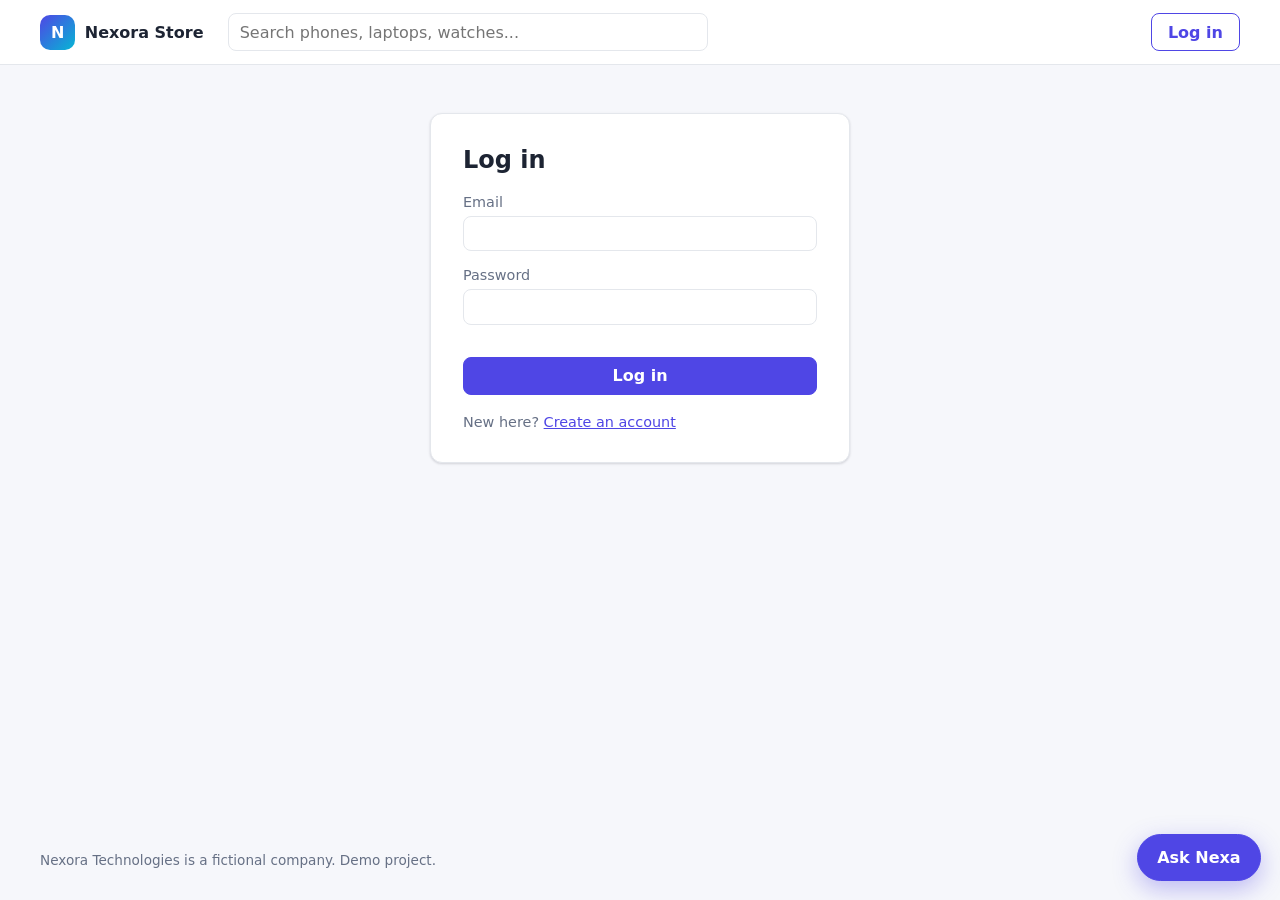
<file: web/account.html>
<!DOCTYPE html>
<html lang="en">
<head>
    <meta charset="UTF-8">
    <meta name="viewport" content="width=device-width, initial-scale=1">
    <title>My account · Nexora Store</title>
    <link rel="icon" href="data:,">
    <link rel="stylesheet" href="css/styles.css">
    <script type="module" src="js/header.js"></script>
    <script type="module" src="js/account.js"></script>
</head>
<body>
<header class="site-header">
    <div class="container header-inner">
        <a href="index.html" class="brand">
            <span class="brand-mark">N</span>
            <span class="brand-text">Nexora Store</span>
        </a>
        <form class="search" action="index.html" method="get" role="search">
            <input name="q" type="search" placeholder="Search phones, laptops, watches…"
                   autocomplete="off" aria-label="Search products">
        </form>
        <nav id="account" class="account"></nav>
    </div>
</header>

<main class="container">
    <section id="account-view" class="auth-card">
        <p class="status">Loading your account…</p>
    </section>
</main>

<footer class="site-footer">
    <div class="container">Nexora Technologies is a fictional company. Demo project.</div>
</footer>
</body>
</html>
</file>
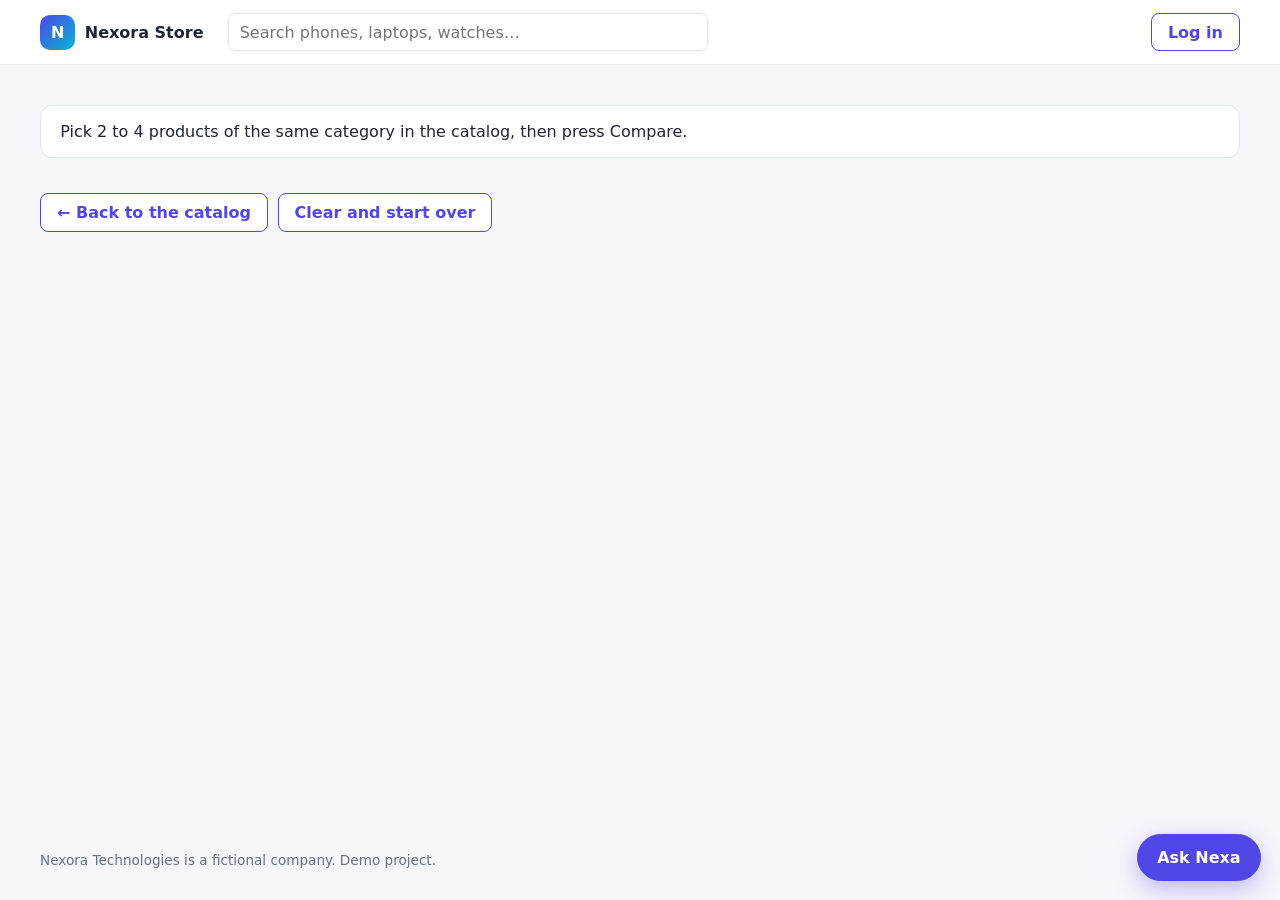
<file: web/compare.html>
<!DOCTYPE html>
<html lang="en">
<head>
    <meta charset="UTF-8">
    <meta name="viewport" content="width=device-width, initial-scale=1">
    <title>Compare · Nexora Store</title>
    <link rel="icon" href="data:,">
    <link rel="stylesheet" href="css/styles.css">
    <script type="module" src="js/header.js"></script>
    <script type="module" src="js/compare-page.js"></script>
</head>
<body>
<header class="site-header">
    <div class="container header-inner">
        <a href="index.html" class="brand">
            <span class="brand-mark">N</span>
            <span class="brand-text">Nexora Store</span>
        </a>
        <form class="search" action="index.html" method="get" role="search">
            <input name="q" type="search" placeholder="Search phones, laptops, watches…"
                   autocomplete="off" aria-label="Search products">
        </form>
        <nav id="account" class="account"></nav>
    </div>
</header>

<main class="container compare-page">
    <section id="comparison">
        <p class="status">Loading the comparison…</p>
    </section>
    <div class="compare-actions">
        <a class="button button-secondary" href="index.html">← Back to the catalog</a>
        <button id="clear-compare" type="button" class="button-secondary">Clear and start over</button>
    </div>
</main>

<footer class="site-footer">
    <div class="container">Nexora Technologies is a fictional company. Demo project.</div>
</footer>
</body>
</html>
</file>
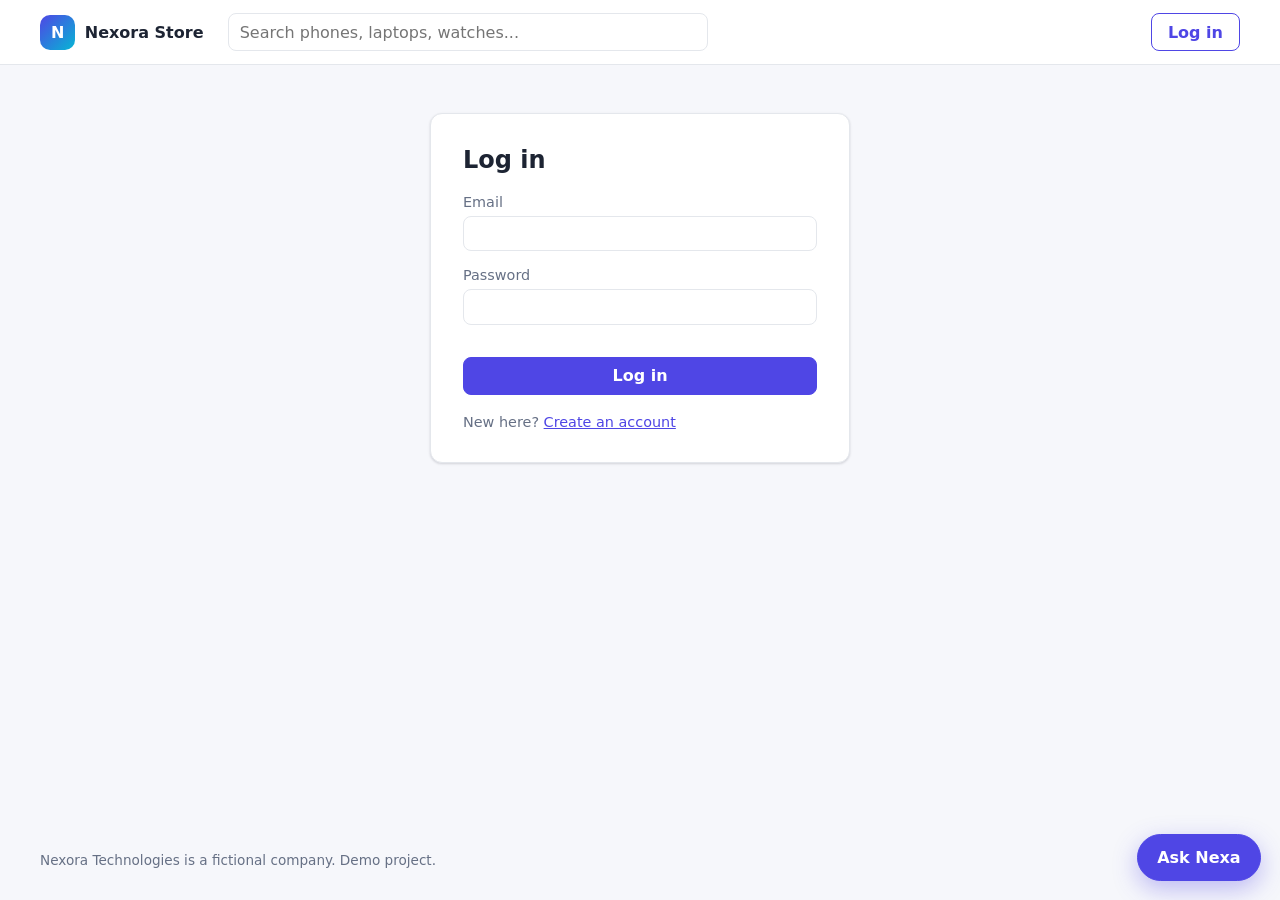
<file: web/login.html>
<!DOCTYPE html>
<html lang="en">
<head>
    <meta charset="UTF-8">
    <meta name="viewport" content="width=device-width, initial-scale=1">
    <title>Log in · Nexora Store</title>
    <link rel="icon" href="data:,">
    <link rel="stylesheet" href="css/styles.css">
    <script type="module" src="js/header.js"></script>
    <script type="module" src="js/login.js"></script>
</head>
<body>
<header class="site-header">
    <div class="container header-inner">
        <a href="index.html" class="brand">
            <span class="brand-mark">N</span>
            <span class="brand-text">Nexora Store</span>
        </a>
        <form class="search" action="index.html" method="get" role="search">
            <input name="q" type="search" placeholder="Search phones, laptops, watches..."
                   autocomplete="off" aria-label="Search products">
        </form>
        <nav id="account" class="account"></nav>
    </div>
</header>
<main class="container">
    <section class="auth-card">
        <h1>Log in</h1>
        <form id="login-form" class="stack">
            <label>Email
                <input name="email" type="email" autocomplete="username" required>
            </label>
            <label>Password
                <input name="password" type="password" autocomplete="current-password" required>
            </label>
            <div id="feedback" aria-live="polite"></div>
            <button type="submit">Log in</button>
        </form>
        <p class="auth-switch">New here? <a id="register-link" href="register.html">Create an account</a> </p>
    </section>
</main>

<footer class="site-footer">
    <div class="container">Nexora Technologies is a fictional company. Demo project.</div>
</footer>
</body>
</file>
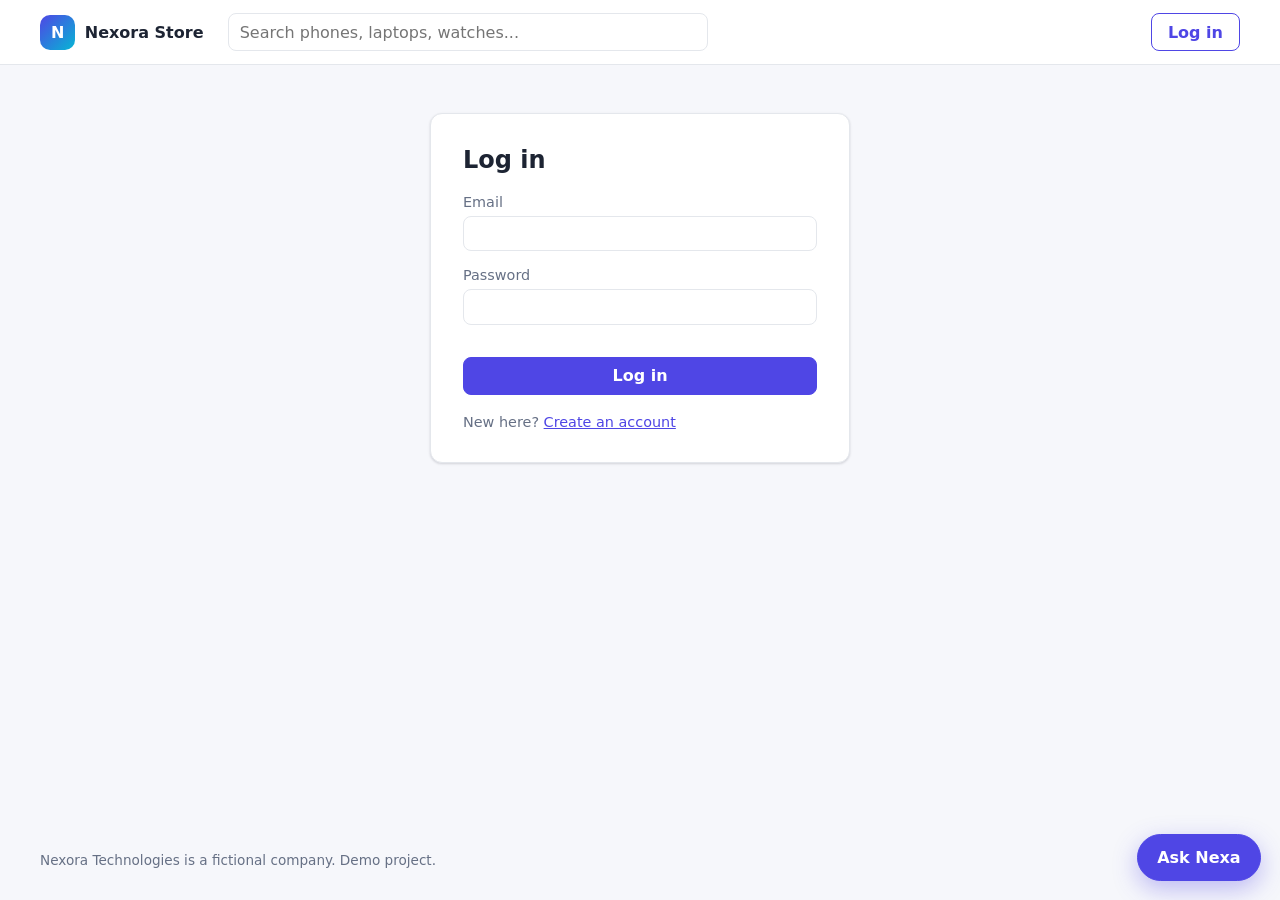
<file: web/notifications.html>
<!DOCTYPE html>
<html lang="en">
<head>
    <meta charset="UTF-8">
    <meta name="viewport" content="width=device-width, initial-scale=1">
    <title>Notifications · Nexora Store</title>
    <link rel="icon" href="data:,">
    <link rel="stylesheet" href="css/styles.css">
    <script type="module" src="js/header.js"></script>
    <script type="module" src="js/notifications-page.js"></script>
</head>
<body>
<header class="site-header">
    <div class="container header-inner">
        <a href="index.html" class="brand">
            <span class="brand-mark">N</span>
            <span class="brand-text">Nexora Store</span>
        </a>
        <form class="search" action="index.html" method="get" role="search">
            <input name="q" type="search" placeholder="Search phones, laptops, watches…"
                   autocomplete="off" aria-label="Search products">
        </form>
        <nav id="account" class="account"></nav>
    </div>
</header>

<main class="container narrow">
    <h1>Notifications</h1>
    <ul id="notifications" class="list">
        <li class="status">Loading your notifications…</li>
    </ul>
</main>

<footer class="site-footer">
    <div class="container">Nexora Technologies is a fictional company. Demo project.</div>
</footer>
</body>
</html>
</file>
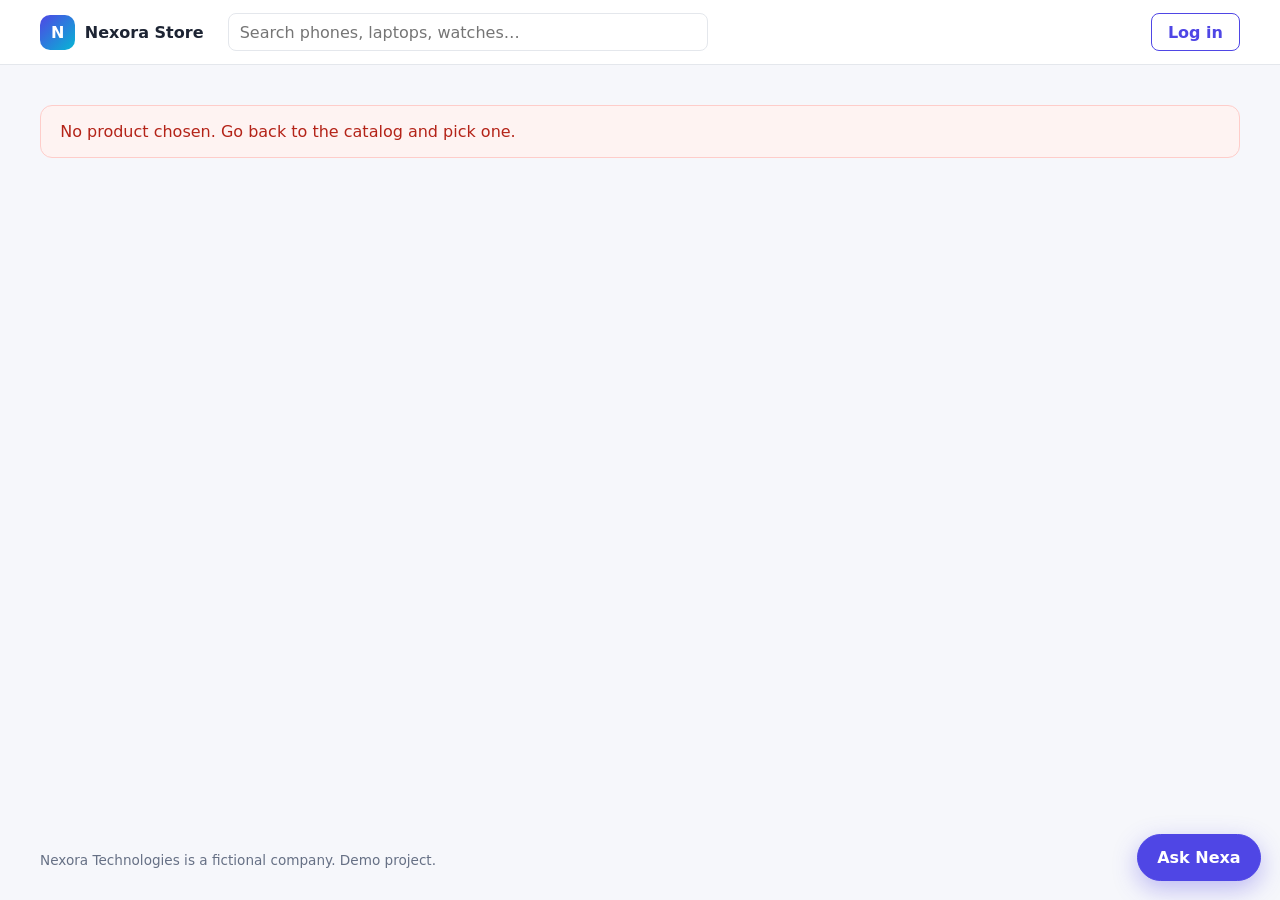
<file: web/product.html>
<!DOCTYPE html>
<html lang="en">
<head>
    <meta charset="UTF-8">
    <meta name="viewport" content="width=device-width, initial-scale=1">
    <title>Product · Nexora Store</title>
    <link rel="icon" href="data:,">
    <link rel="stylesheet" href="css/styles.css">
    <script type="module" src="js/header.js"></script>
    <script type="module" src="js/product.js"></script>
</head>
<body>
<header class="site-header">
    <div class="container header-inner">
        <a href="index.html" class="brand">
            <span class="brand-mark">N</span>
            <span class="brand-text">Nexora Store</span>
        </a>
        <form class="search" action="index.html" method="get" role="search">
            <input name="q" type="search" placeholder="Search phones, laptops, watches…"
                   autocomplete="off" aria-label="Search products">
        </form>
        <nav id="account" class="account"></nav>
    </div>
</header>

<main class="container">
    <article id="product" class="product-page">
        <p class="status">Loading product…</p>
    </article>
</main>

<footer class="site-footer">
    <div class="container">Nexora Technologies is a fictional company. Demo project.</div>
</footer>
</body>
</html>
</file>
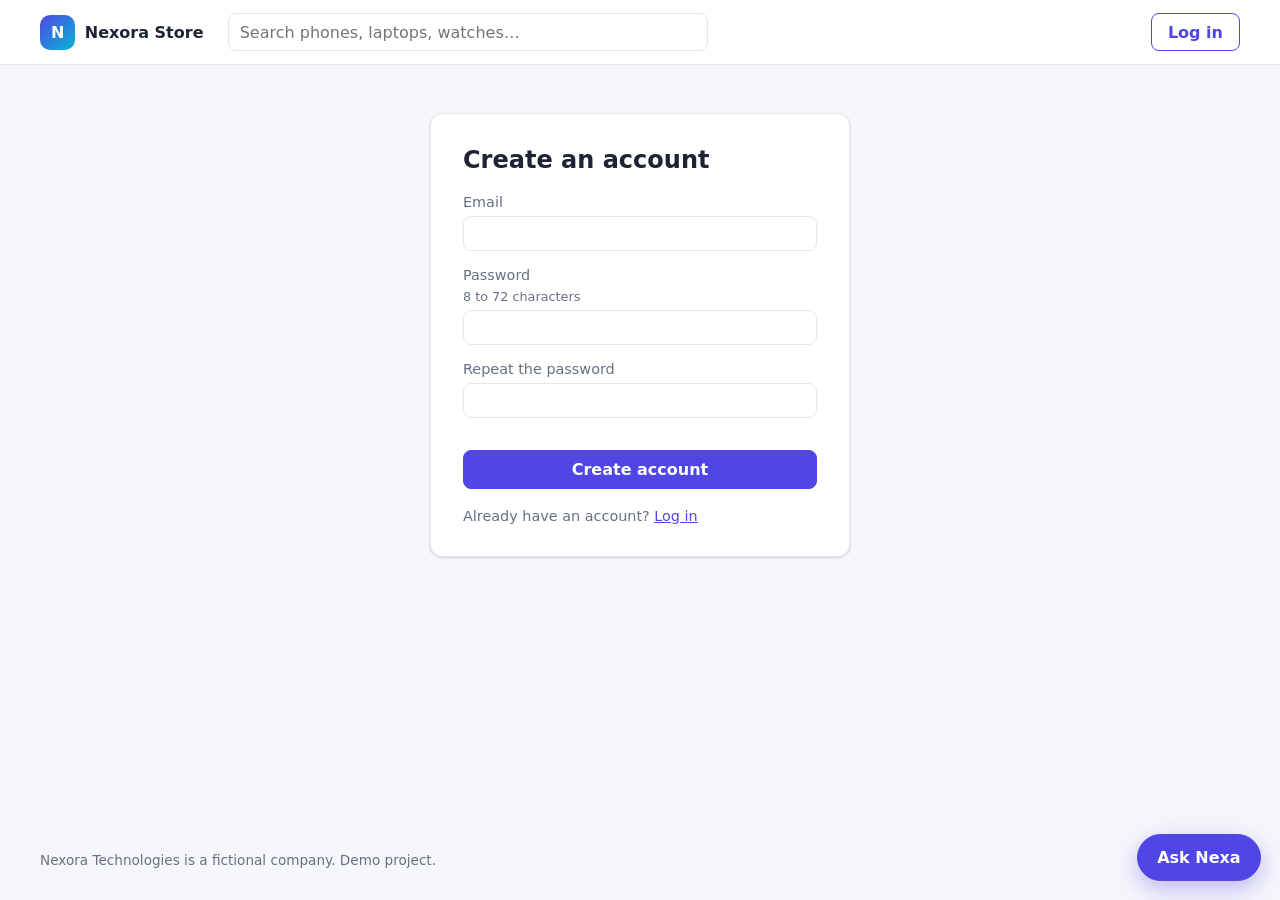
<file: web/register.html>
<!DOCTYPE html>
<html lang="en">
<head>
    <meta charset="UTF-8">
    <meta name="viewport" content="width=device-width, initial-scale=1">
    <title>Create an account · Nexora Store</title>
    <link rel="icon" href="data:,">
    <link rel="stylesheet" href="css/styles.css">
    <script type="module" src="js/header.js"></script>
    <script type="module" src="js/register.js"></script>
</head>
<body>
<header class="site-header">
    <div class="container header-inner">
        <a href="index.html" class="brand">
            <span class="brand-mark">N</span>
            <span class="brand-text">Nexora Store</span>
        </a>
        <form class="search" action="index.html" method="get" role="search">
            <input name="q" type="search" placeholder="Search phones, laptops, watches…"
                   autocomplete="off" aria-label="Search products">
        </form>
        <nav id="account" class="account"></nav>
    </div>
</header>

<main class="container">
    <section class="auth-card">
        <h1>Create an account</h1>
        <form id="register-form" class="stack">
            <label>Email
                <input name="email" type="email" autocomplete="username" maxlength="254" required>
            </label>
            <label>Password <span class="hint">8 to 72 characters</span>
                <input name="password" type="password" autocomplete="new-password" minlength="8" maxlength="72" required>
            </label>
            <label>Repeat the password
                <input name="repeat" type="password" autocomplete="new-password" minlength="8" maxlength="72" required>
            </label>
            <div id="feedback" aria-live="polite"></div>
            <button type="submit">Create account</button>
        </form>
        <p class="auth-switch">Already have an account? <a href="login.html">Log in</a></p>
    </section>
</main>

<footer class="site-footer">
    <div class="container">Nexora Technologies is a fictional company. Demo project.</div>
</footer>
</body>
</html>
</file>
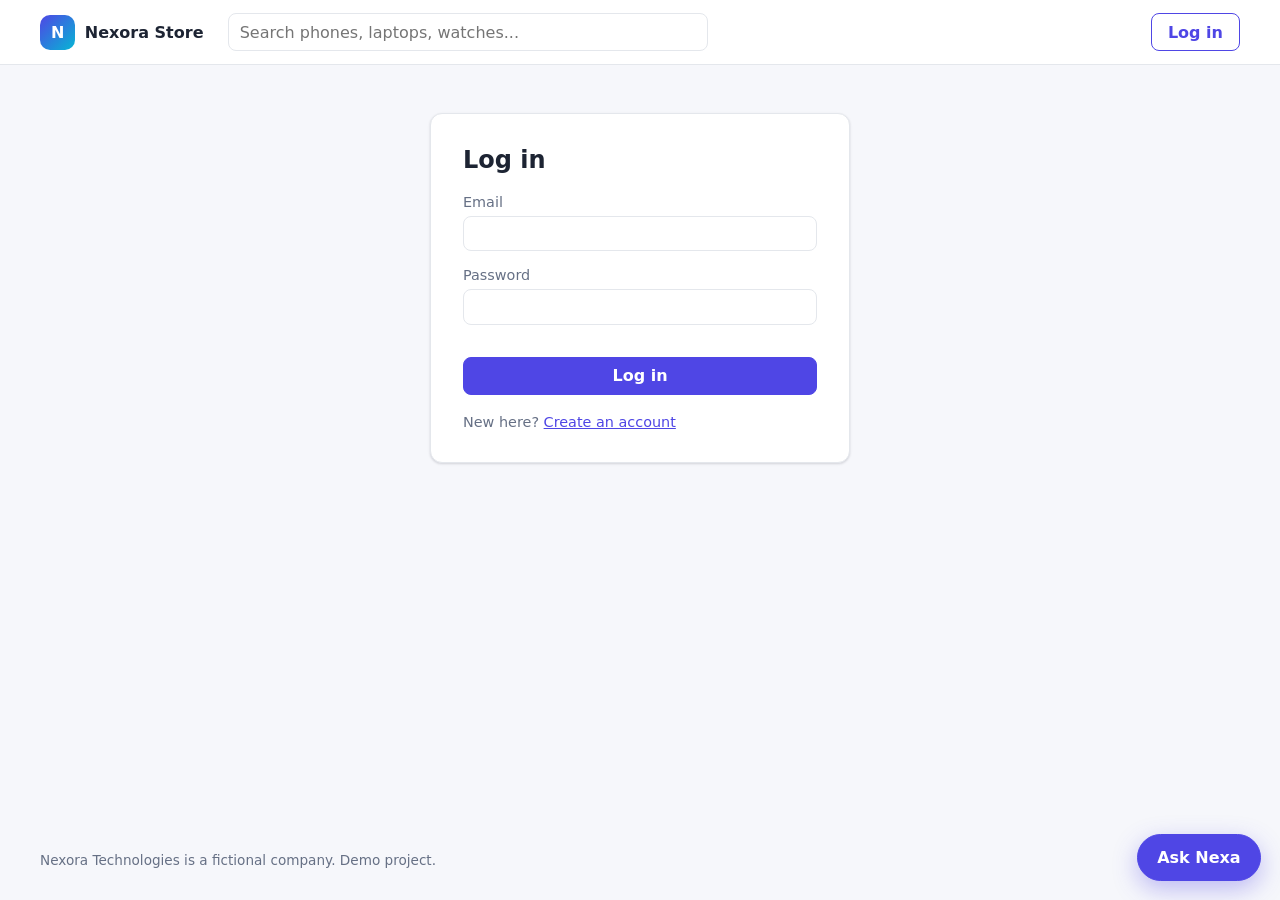
<file: web/wishlist.html>
<!DOCTYPE html>
<html lang="en">
<head>
    <meta charset="UTF-8">
    <meta name="viewport" content="width=device-width, initial-scale=1">
    <title>My wishlist · Nexora Store</title>
    <link rel="icon" href="data:,">
    <link rel="stylesheet" href="css/styles.css">
    <script type="module" src="js/header.js"></script>
    <script type="module" src="js/wishlist-page.js"></script>
</head>
<body>
<header class="site-header">
    <div class="container header-inner">
        <a href="index.html" class="brand">
            <span class="brand-mark">N</span>
            <span class="brand-text">Nexora Store</span>
        </a>
        <form class="search" action="index.html" method="get" role="search">
            <input name="q" type="search" placeholder="Search phones, laptops, watches…"
                   autocomplete="off" aria-label="Search products">
        </form>
        <nav id="account" class="account"></nav>
    </div>
</header>

<main class="container narrow">
    <h1>My wishlist</h1>
    <p id="wishlist-count" class="status"></p>
    <ul id="wishlist" class="list">
        <li class="status">Loading your wishlist…</li>
    </ul>
</main>

<footer class="site-footer">
    <div class="container">Nexora Technologies is a fictional company. Demo project.</div>
</footer>
</body>
</html>
</file>
<file: web/css/styles.css>
:root {
    --bg: #f6f7fb;
    --surface: #ffffff;
    --text: #1d2433;
    --muted: #667085;
    --line: #e4e7ec;
    --accent: #4f46e5;
    --accent-dark: #3730a3;
    --accent-soft: #eef2ff;
    --ok: #067647;
    --danger: #b42318;
    --radius: 12px;
    --shadow: 0 1px 2px rgb(16 24 40 / 6%), 0 1px 3px rgb(16 24 40 / 10%);
    font-family: system-ui, -apple-system, "Segoe UI", Roboto, sans-serif;
    color: var(--text);
    background: var(--bg);
}

* { box-sizing: border-box; }
body { margin: 0; min-height: 100vh; display: flex; flex-direction: column; }
main { flex: 1; }
a { color: var(--accent); }
h1, h2, h3 { line-height: 1.2; }

.container { width: min(1200px, 100% - 2rem); margin-inline: auto; }


.site-header { background: var(--surface); border-bottom: 1px solid var(--line); position: sticky; top: 0; z-index: 10; }
.header-inner { display: flex; align-items: center; gap: 1.5rem; padding-block: 0.8rem; }
.brand { display: flex; align-items: center; gap: 0.6rem; text-decoration: none; color: var(--text); font-weight: 700; }
.brand-mark {
    display: grid; place-items: center; width: 2.2rem; height: 2.2rem; border-radius: 10px;
    background: linear-gradient(135deg, var(--accent), #06b6d4); color: white;
}
.search { flex: 1; max-width: 480px; }
.search input { width: 100%; }
.site-footer { color: var(--muted); font-size: 0.85rem; padding-block: 2rem; }


input, select {
    font: inherit; padding: 0.55rem 0.7rem; border: 1px solid var(--line); border-radius: 8px;
    background: var(--surface); color: var(--text);
}
input:focus, select:focus { outline: 2px solid var(--accent-soft); border-color: var(--accent); }

button, .button {
    font: inherit; font-weight: 600; cursor: pointer; text-decoration: none; text-align: center;
    padding: 0.55rem 1rem; border-radius: 8px; border: 1px solid var(--accent);
    background: var(--accent); color: white;
}
button:hover, .button:hover { background: var(--accent-dark); }
.button-secondary { background: var(--surface); color: var(--accent); }
.button-secondary:hover { background: var(--accent-soft); }
.button[aria-disabled="true"] { opacity: 0.4; pointer-events: none; }


.layout { display: grid; grid-template-columns: 240px 1fr; gap: 1.5rem; padding-block: 1.5rem; }
.filters form {
    display: grid; gap: 1rem; padding: 1.2rem; background: var(--surface);
    border: 1px solid var(--line); border-radius: var(--radius); position: sticky; top: 5rem;
}
.filters h2 { margin: 0; font-size: 1.1rem; }
.filters label { display: grid; gap: 0.35rem; font-size: 0.9rem; color: var(--muted); }
.price { border: 0; padding: 0; margin: 0; display: grid; grid-template-columns: 1fr 1fr; gap: 0.5rem; }
.price legend { font-size: 0.9rem; color: var(--muted); margin-bottom: 0.35rem; }
.price input { width: 100%; }
.filter-actions { display: grid; grid-template-columns: 1fr 1fr; gap: 0.5rem; }

.status { color: var(--muted); margin: 0 0 1rem; min-height: 1.2em; }


.grid { display: grid; grid-template-columns: repeat(auto-fill, minmax(220px, 1fr)); gap: 1rem; }
.card {
    display: flex; flex-direction: column; background: var(--surface); border: 1px solid var(--line);
    border-radius: var(--radius); overflow: hidden; text-decoration: none; color: inherit;
    box-shadow: var(--shadow); transition: transform 0.15s, box-shadow 0.15s;
}
.card:hover { transform: translateY(-2px); box-shadow: 0 6px 16px rgb(16 24 40 / 12%); }
.card-thumb {
    position: relative; display: grid; place-items: center; height: 140px;
    background: linear-gradient(135deg, var(--accent-soft), #ecfeff); color: var(--accent);
}
.icon svg { width: 64px; height: 64px; }
.card-body { padding: 0.9rem 1rem 1.1rem; display: grid; gap: 0.3rem; }
.card-meta { margin: 0; font-size: 0.8rem; color: var(--muted); text-transform: uppercase; letter-spacing: 0.04em; }
.card-title { margin: 0; font-size: 1.05rem; }
.card-summary { margin: 0; font-size: 0.85rem; color: var(--muted); }
.card-price { margin: 0.3rem 0 0; font-weight: 700; }

.badge { position: absolute; top: 0.6rem; right: 0.6rem; font-size: 0.75rem; font-weight: 700; padding: 0.2rem 0.55rem; border-radius: 999px; }
.badge-soldout { background: #fef3f2; color: var(--danger); }

.pager { display: flex; justify-content: center; align-items: center; gap: 1rem; margin-top: 1.5rem; }


.message { grid-column: 1 / -1; padding: 1rem 1.2rem; border-radius: var(--radius); background: var(--surface); border: 1px solid var(--line); }
.message-error { border-color: #fecdca; background: #fef3f2; color: var(--danger); }

.product-page { padding-block: 1.5rem; display: grid; gap: 1.5rem; }
.crumbs { font-size: 0.9rem; color: var(--muted); }
.detail { display: grid; grid-template-columns: 320px 1fr; gap: 2rem; align-items: start; }
.detail-thumb {
    display: grid; place-items: center; height: 280px; border-radius: var(--radius);
    background: linear-gradient(135deg, var(--accent-soft), #ecfeff); color: var(--accent);
}
.detail-thumb .icon svg { width: 120px; height: 120px; }
.detail-info h1 { margin: 0.2rem 0 0.6rem; }
.detail-price { font-size: 1.4rem; font-weight: 700; margin: 0; }
.detail-description { line-height: 1.6; max-width: 65ch; }
.stock { font-weight: 600; }
.stock-in { color: var(--ok); }
.stock-out { color: var(--danger); }

.panel { background: var(--surface); border: 1px solid var(--line); border-radius: var(--radius); padding: 1.2rem 1.4rem; }
.panel h2 { margin: 0 0 0.8rem; font-size: 1.1rem; }
.table { width: 100%; border-collapse: collapse; }
.table th, .table td { text-align: left; padding: 0.6rem 0.4rem; border-bottom: 1px solid var(--line); }
.table tr:last-child th, .table tr:last-child td { border-bottom: 0; }
.table th { color: var(--muted); font-weight: 500; }
.table-specs th { width: 14rem; }


.account { display: flex; align-items: center; gap: 0.6rem; margin-left: auto; }
.account-name { color: var(--text); text-decoration: none; font-weight: 600; max-width: 16rem; overflow: hidden; text-overflow: ellipsis; white-space: nowrap; }
.account .badge { position: static; }
.badge-admin { background: var(--accent-soft); color: var(--accent); }
button:disabled { opacity: 0.6; cursor: wait; }

.auth-card {
    max-width: 420px; margin: 3rem auto; padding: 2rem; background: var(--surface);
    border: 1px solid var(--line); border-radius: var(--radius); box-shadow: var(--shadow);
}
.auth-card h1 { margin: 0 0 1.2rem; font-size: 1.5rem; }
.stack { display: grid; gap: 1rem; }
.stack label { display: grid; gap: 0.35rem; font-size: 0.9rem; color: var(--muted); }
.hint { font-size: 0.8rem; }
.auth-switch { margin: 1.2rem 0 0; font-size: 0.9rem; color: var(--muted); }
.facts { display: grid; grid-template-columns: auto 1fr; gap: 0.6rem 1.2rem; margin: 0; }
.facts dt { color: var(--muted); }
.facts dd { margin: 0; font-weight: 600; }


@media (max-width: 760px) {
    .layout, .detail { grid-template-columns: 1fr; }
    .filters form { position: static; }
    .brand-text { display: none; }
    .account-name { display: none; }
}

.card-wrap { position: relative; display: flex; }
.card-wrap .card { flex: 1; }
.heart {
    position: absolute; top: 0.6rem; left: 0.6rem; width: 2.2rem; height: 2.2rem; padding: 0;
    border-radius: 999px; border: 1px solid var(--line); background: var(--surface);
    color: var(--danger); font-size: 1.15rem; line-height: 1;
}
.heart:hover { background: #fef3f2; }
.heart[aria-pressed="true"] { background: #fef3f2; border-color: #fecdca; }
.heart-text { position: static; width: auto; height: auto; padding: 0.55rem 1rem; font-size: 1rem; margin-top: 0.4rem; }

.header-link { color: var(--text); text-decoration: none; font-weight: 600; white-space: nowrap; }
.bell { position: relative; display: grid; place-items: center; width: 2.4rem; height: 2.4rem; border-radius: 999px; color: var(--text); }
.bell:hover { background: var(--accent-soft); }
.bell svg { width: 1.3rem; height: 1.3rem; }
.bell-count {
    position: absolute; top: 0.1rem; right: 0.05rem; min-width: 1.15rem; height: 1.15rem; padding: 0 0.25rem;
    border-radius: 999px; background: var(--danger); color: white; font-size: 0.7rem; font-weight: 700;
    display: grid; place-items: center;
}
.bell-count[hidden] { display: none; }

.narrow { max-width: 760px; padding-block: 1.5rem; }
.list { list-style: none; padding: 0; margin: 0; display: grid; gap: 0.6rem; }
.list-row {
    display: flex; align-items: center; justify-content: space-between; gap: 1rem; padding: 0.9rem 1.1rem;
    background: var(--surface); border: 1px solid var(--line); border-radius: var(--radius);
}
.list-row-new { border-color: var(--accent); background: var(--accent-soft); }
.list-title { font-weight: 600; color: var(--text); text-decoration: none; }
.list-title:hover { color: var(--accent); }
.list-meta { margin: 0.2rem 0 0; font-size: 0.85rem; color: var(--muted); }
.badge-new { position: static; background: var(--accent); color: white; }

.toasts { position: fixed; bottom: 1.2rem; right: 1.2rem; z-index: 50; display: grid; gap: 0.5rem; justify-items: end; }
.toast {
    padding: 0.8rem 1.1rem; border-radius: 10px;
    background: var(--text); color: white; box-shadow: 0 8px 24px rgb(16 24 40 / 25%);
    animation: toast-in 0.2s ease-out;
}
.toast-error { background: var(--danger); }
@keyframes toast-in { from { opacity: 0; transform: translateY(0.5rem); } }

@media (max-width: 760px) {
    .header-link { display: none; }
}

/* ---------- 10.5: compare ---------- */
.badge-soldout { top: auto; bottom: 0.6rem; }
.compare-toggle {
    position: absolute; top: 0.6rem; right: 0.6rem; padding: 0.25rem 0.6rem; font-size: 0.8rem;
    background: var(--surface); color: var(--accent); border-color: var(--line);
}
.compare-toggle:hover { background: var(--accent-soft); }
.compare-toggle[aria-pressed="true"] { background: var(--accent); color: white; border-color: var(--accent); }
.compare-toggle-text { position: static; padding: 0.55rem 1rem; font-size: 1rem; }
.detail-actions { display: flex; flex-wrap: wrap; gap: 0.6rem; margin-top: 0.4rem; }
.detail-actions .heart-text { margin-top: 0; }

.compare-tray {
    position: fixed; left: 0; right: 0; bottom: 0; z-index: 40; background: var(--surface);
    border-top: 1px solid var(--line); box-shadow: 0 -6px 20px rgb(16 24 40 / 10%);
}
.tray-inner { display: flex; align-items: center; gap: 0.8rem; padding-block: 0.8rem; flex-wrap: wrap; }
.tray-label { font-weight: 600; }
.tray-items { display: flex; flex-wrap: wrap; gap: 0.4rem; list-style: none; margin: 0; padding: 0; flex: 1; }
.tray-chip { display: flex; align-items: center; gap: 0.3rem; padding: 0.25rem 0.3rem 0.25rem 0.7rem; border-radius: 999px; background: var(--accent-soft); color: var(--accent-dark); font-size: 0.9rem; }
.tray-remove { padding: 0 0.4rem; border: 0; background: transparent; color: var(--accent-dark); font-size: 1.1rem; line-height: 1; }
.tray-remove:hover { background: transparent; color: var(--danger); }
body.has-tray { padding-bottom: 5rem; }
body.has-tray .toasts { bottom: 5.5rem; }

.compare-page { padding-block: 1.5rem; display: grid; gap: 1.2rem; align-content: start; }
.compare-page h1 { margin: 0 0 1rem; }
.table-scroll { overflow-x: auto; background: var(--surface); border: 1px solid var(--line); border-radius: var(--radius); padding: 0.4rem 1rem; }
.compare-table th, .compare-table td { min-width: 9rem; vertical-align: top; }
.compare-table thead th { padding-block: 0.9rem; }
.compare-table .col-cheapest { background: #ecfdf3; }
.badge-cheapest { position: static; display: inline-block; margin-left: 0.4rem; background: var(--ok); color: white; }
.row-same td { color: var(--muted); }
.compare-actions { display: flex; gap: 0.6rem; flex-wrap: wrap; align-items: center; }

[hidden] { display: none !important; }

.filters label.check { display: flex; align-items: center; gap: 0.5rem; color: var(--text); }
.check input { width: 1.1rem; height: 1.1rem; accent-color: var(--accent); }

.nexa-launcher {
    position: fixed; right: 1.2rem; bottom: 1.2rem; z-index: 45; padding: 0.8rem 1.2rem; border-radius: 999px;
    box-shadow: 0 8px 24px rgb(79 70 229 / 35%);
}
body.has-tray .nexa-launcher { bottom: 6rem; }
.toasts { bottom: 5rem; }
body.has-tray .toasts { bottom: 9.5rem; }

.nexa-panel {
    position: fixed; top: 0; right: 0; bottom: 0; z-index: 60; width: min(400px, 100%);
    display: flex; flex-direction: column; background: var(--surface);
    border-left: 1px solid var(--line); box-shadow: -10px 0 30px rgb(16 24 40 / 15%);
}
.nexa-panel[hidden] { display: none; }
.nexa-head { display: flex; align-items: center; gap: 0.6rem; padding: 0.9rem 1rem; border-bottom: 1px solid var(--line); }
.nexa-head > div { flex: 1; }
.nexa-title { margin: 0; font-weight: 700; }
.nexa-subtitle { margin: 0; font-size: 0.8rem; color: var(--muted); }
.nexa-small { padding: 0.35rem 0.7rem; font-size: 0.85rem; }
.nexa-close { padding: 0.2rem 0.6rem; font-size: 1.3rem; line-height: 1; background: transparent; color: var(--muted); border-color: transparent; }
.nexa-close:hover { background: var(--accent-soft); color: var(--text); }

.nexa-messages { flex: 1; overflow-y: auto; padding: 1rem; display: flex; flex-direction: column; gap: 0.7rem; }
.nexa-msg { max-width: 85%; padding: 0.65rem 0.85rem; border-radius: 14px; line-height: 1.45; }
.nexa-msg p { margin: 0; white-space: pre-wrap; overflow-wrap: anywhere; }
.nexa-user { align-self: flex-end; background: var(--accent); color: white; border-bottom-right-radius: 4px; }
.nexa-nexa { align-self: flex-start; background: var(--bg); border: 1px solid var(--line); border-bottom-left-radius: 4px; }
.nexa-thinking { color: var(--muted); font-style: italic; }
.nexa-error { align-self: flex-start; background: #fef3f2; color: var(--danger); border: 1px solid #fecdca; }
.nexa-login { display: grid; gap: 0.8rem; text-align: center; margin: auto 0; color: var(--muted); }

.nexa-cards { display: grid; gap: 0.4rem; margin-top: 0.6rem; }
.nexa-card {
    display: grid; grid-template-columns: 1fr auto; gap: 0.1rem 0.6rem; padding: 0.55rem 0.7rem;
    background: var(--surface); border: 1px solid var(--line); border-radius: 10px; text-decoration: none; color: var(--text);
}
.nexa-card:hover { border-color: var(--accent); }
.nexa-card-name { font-weight: 600; }
.nexa-card-price { font-weight: 700; }
.nexa-card .stock-in, .nexa-card .stock-out { grid-column: 1 / -1; font-size: 0.8rem; font-weight: 600; }

.nexa-form { display: flex; gap: 0.5rem; padding: 0.8rem 1rem; border-top: 1px solid var(--line); }
.nexa-form textarea {
    flex: 1; resize: none; font: inherit; padding: 0.55rem 0.7rem; border: 1px solid var(--line); border-radius: 8px;
}
.nexa-form textarea:focus { outline: 2px solid var(--accent-soft); border-color: var(--accent); }
</file>
